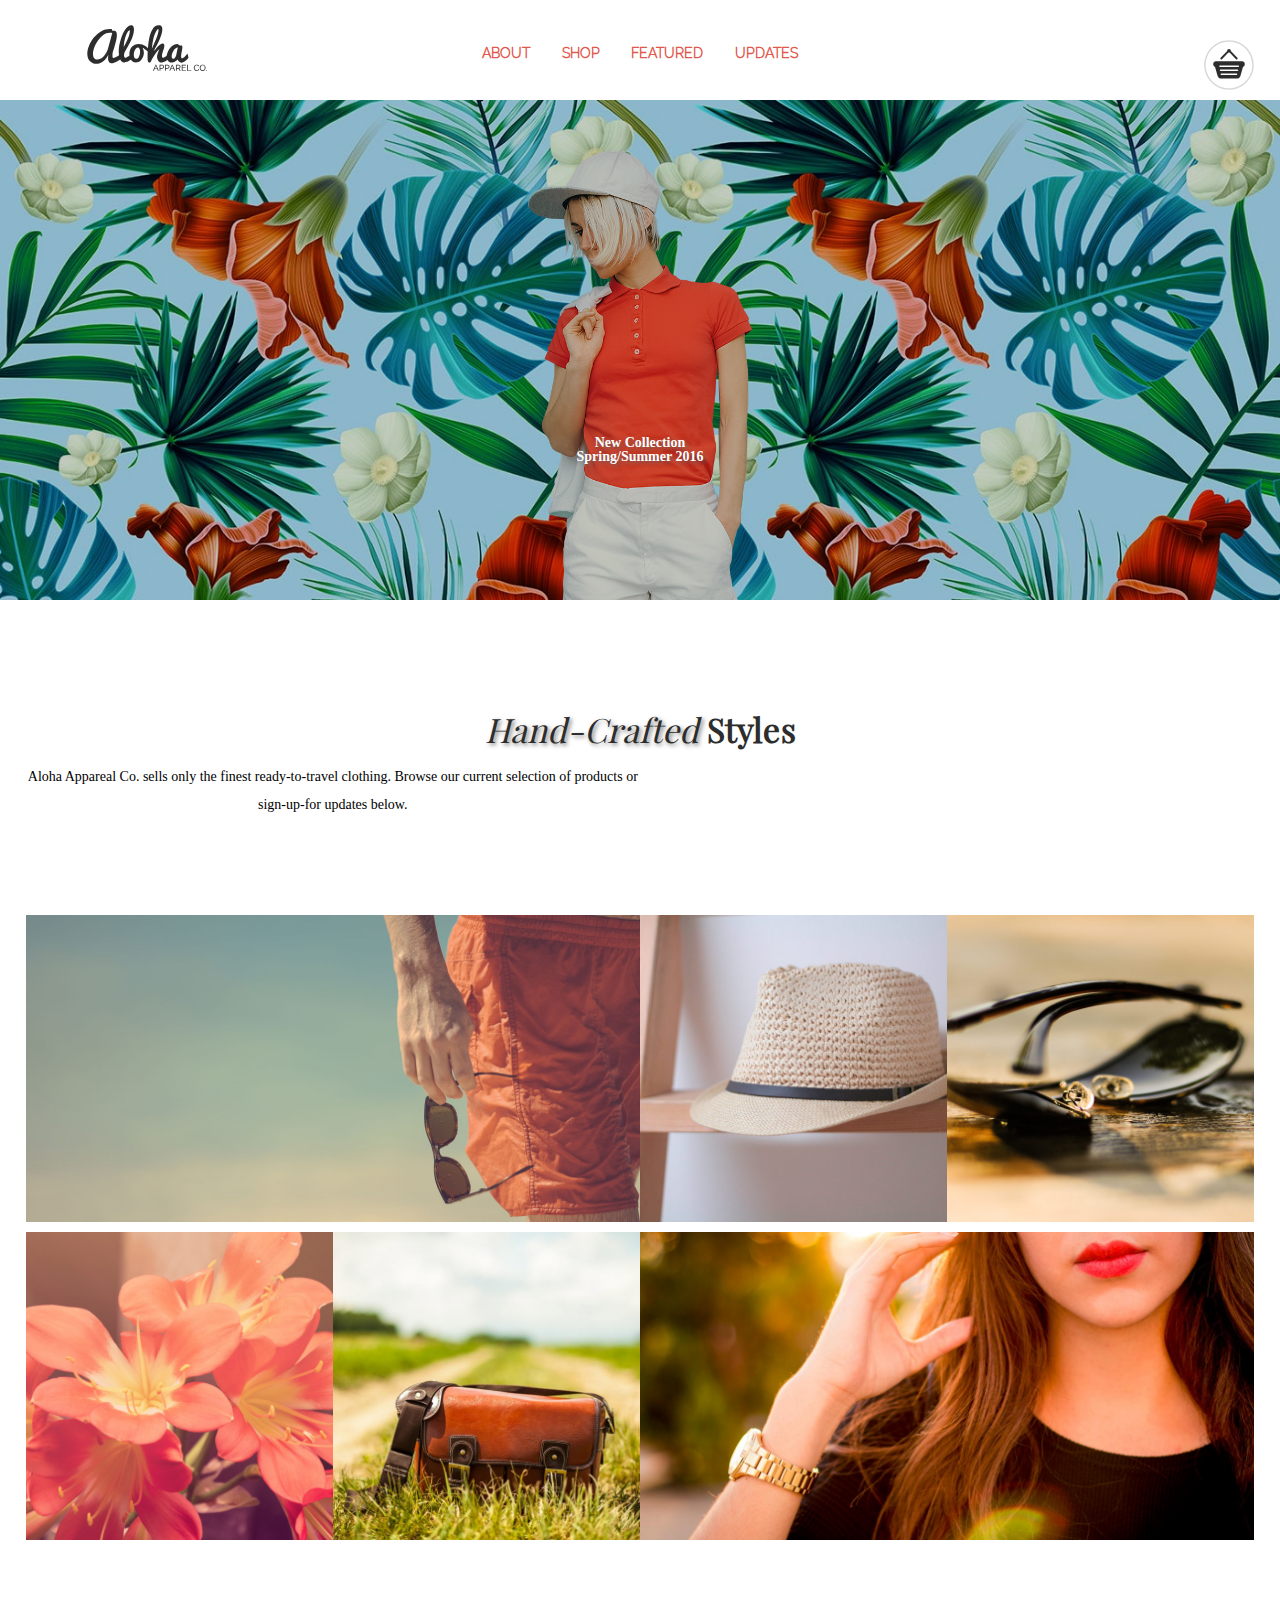
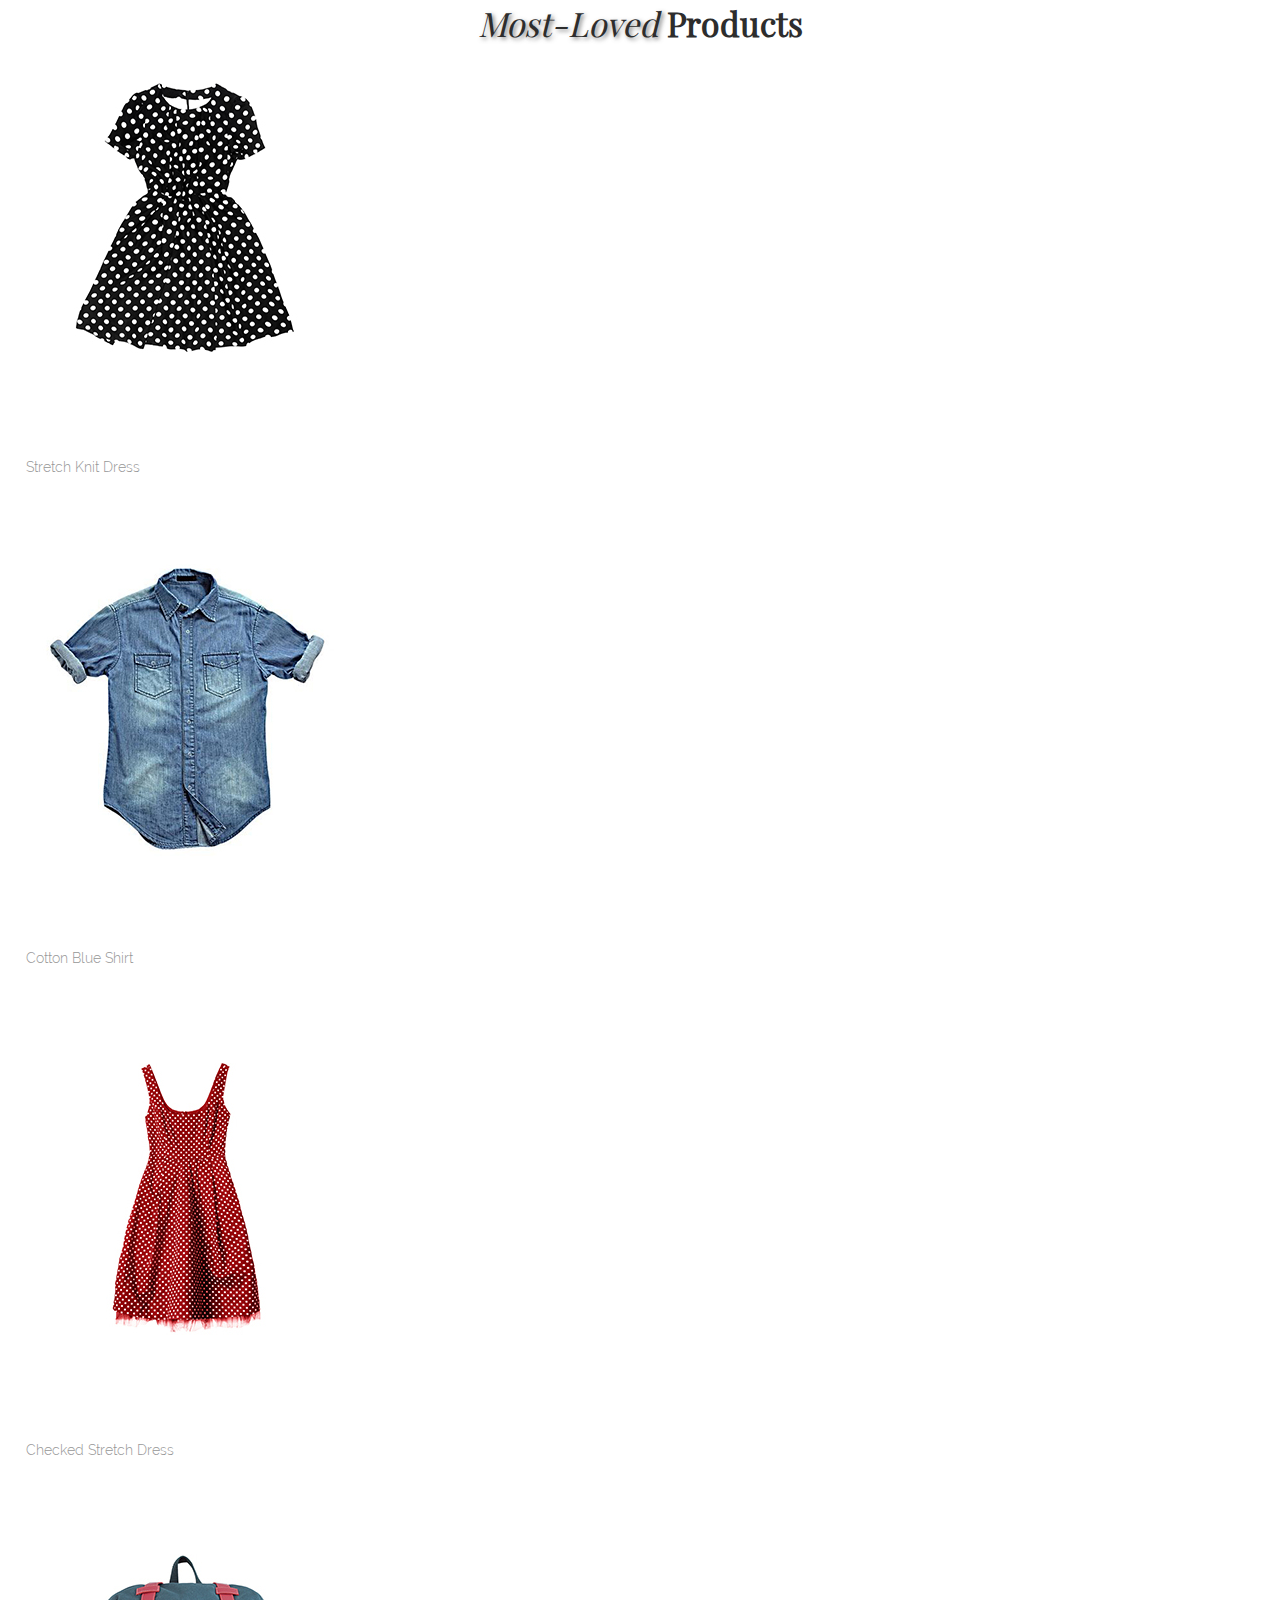
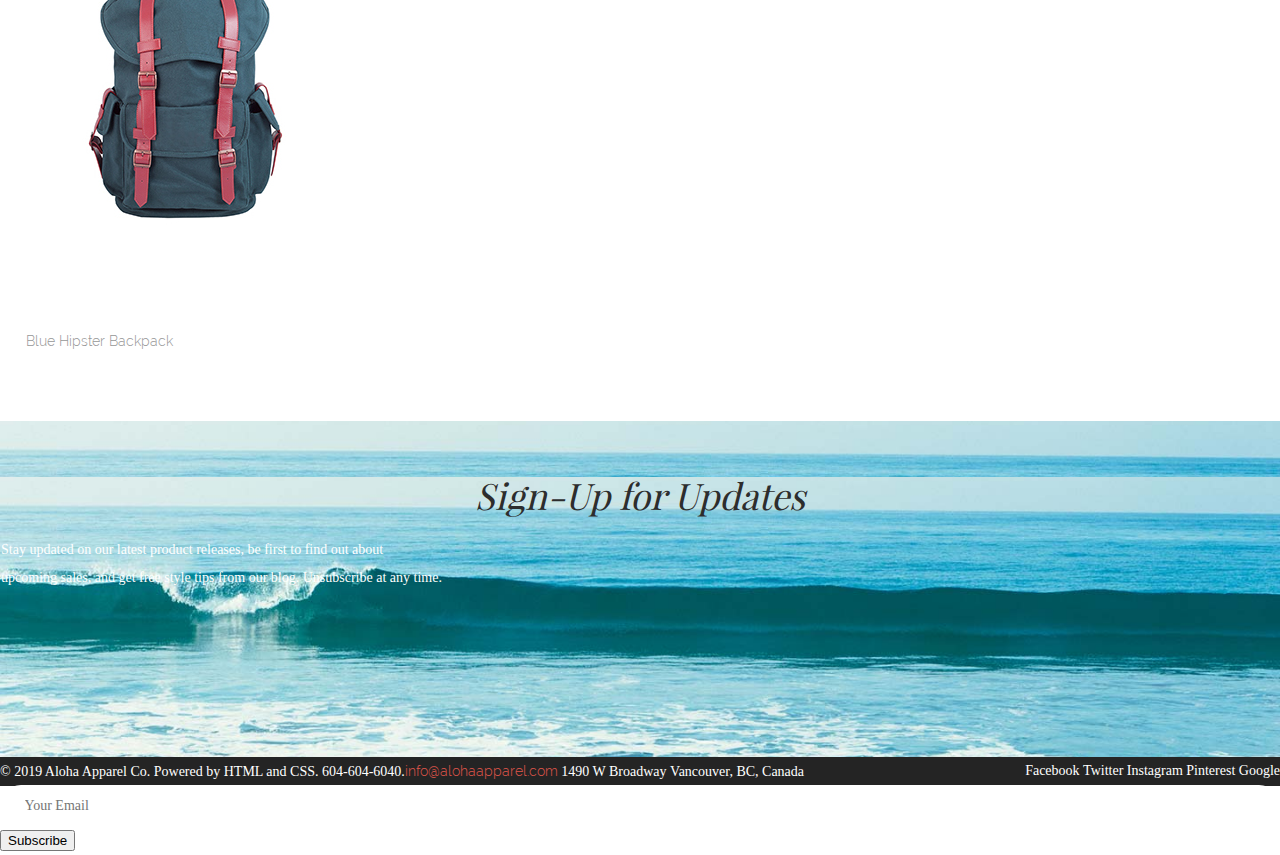
<file: Index copy.html>
<!DOCTYPE html>
<html>
<head>
      <link href="https://fonts.googleapis.com/css?family=Thasadith" rel="stylesheet">
      <link rel="stylesheet" href="https://use.fontawesome.com/releases/v5.6.3/css/all.css" integrity="sha384-UHRtZLI+pbxtHCWp1t77Bi1L4ZtiqrqD80Kn4Z8NTSRyMA2Fd33n5dQ8lWUE00s/" crossorigin="anonymous">
<meta charset="utf-8">
<link rel="stylesheet" href="style.css">
        
</head> 
<body>

<header class="site-header container">
         <div class="logo">
            <img src="images/aloha-logo.svg" alt="Aloha Appareal Co. logo" width="200" height="100"/>
         </div>
         
         <nav class="main-navigation">
               <ul>
                  <li><a href="#about">ABOUT</a></li>
                  <li><a href="#shop">SHOP</a></li>
                  <li><a href="#featured">FEATURED</a></li>
                  <li><a href="#updates">UPDATES</a></li>
               </ul>
         </nav>
         <div class="cart">
               <span class="screen-reader"></span>
               <img src="images/cart-icon.svg" class="cart" alt="Shopping cart" width="60" height="60" />
            </div>
   </header>

   <section class="banner container">
      <div style="padding-top:40px;">
         <article class="banner-text">
            <div class="banner-header2"> New Collection</div>
            <div class="banner-header1">Spring/Summer 2016</div>
         </article>
      </div>
   </section>

   <section>
      <div class="container center">
         <article class="center" style="padding-top: 40px;">
            <span class="header3"><i>Hand-Crafted</i></span><span class="header2"><b> Styles</b></span>
            <div class="styles" style="width: 50%">
               Aloha Appareal Co. sells only the finest ready-to-travel clothing. Browse our current selection of products or sign-up-for updates below.
            </div>
         </article>
      </div>
   </section>

   <section class="container" style="padding-top:40px">
   <table>
      <tr>
         <td class="table-ract"><img src="images/mens-category.jpg" style="width:100%"/></td>
         <td class="table-square"><img src="images/trends-category.jpg" style="width: 100%"/></td>
         <td class="table-square"><img src="images/glasses-category.jpg" style="width: 100%"/></td>
      </tr>
   </table>
   <table>
      <tr>
         <td class="table-square"><img src="images/sale-category.jpg" style="width: 100%"/></td>
         <td class="table-square"><img src="images/bags-category.jpg" style="width: 100%"/></td>
         <td class="table-ract"><img src="images/womens-category.jpg" style="width:100%"/></td>
      </tr>

   </table>
   </section>
   <section class="container">
         <div class="center">
            <article class="center" style="padding-top: 40px;">
               <span class="header3"><i>Most-Loved</i></span><span class="header2"><b> Products</b></span>
            </article>
         </div>


      <div class="product">
         <img src="images/stretch-knit-dress.jpg" alt=Stretch-knit-dress>
         <p>DRESSES </p>
         <h4>Stretch Knit Dress</h4>
         <p>$129.00</p>
      </div>

      <div class="product">
         <img src="images/cotton-blue-shirt.jpg" alt=cotton-blue-shirt>
         <p>SHIRTS</p>
         <h4>Cotton Blue Shirt</h4>
         <p>$69.00</p>
      </div>

      <div class="product">
         <img src="images/checked-stretch-dress.jpg" alt=checked-stretch-dress>
         <p>DRESSES</p>
         <h4>Checked Stretch Dress</h4>
         <p>$69.00</p>
      </div>

      <div class="product">
         <img src="images/blue-hipster-backpack.jpg" alt=backpack>
         <p>BAGS</p>
         <h4>Blue Hipster Backpack</h4>
         <p>$69.00</p>
      </div>
   </section>

   <section class="newsletter">
      <article class="newsletter">
         <h2><em>Sign-Up for</em> <strong>Updates</strong></h2>
         <h6>Stay updated on our latest product releases, be first to find out about <br> upcoming sales, and get free
            style
            tips from our blog. Unsubscribe at any time.</h6>
         <form class="sign-up-form">
      </article>
      <label>
         <input type="email" placeholder="Your Email"/>
      </label>
      <button type="submit">Subscribe</button>
      </form>
   </section>
   <br>
   <footer>
         

      <div>
         <ul>
         <li>&copy; 2019 Aloha Apparel Co.</li>
         
         <li>Powered by HTML and CSS.</li>
         
         <li>604-604-6040.<a href=“mailto:info@alohaapparel.com”>info@alohaapparel.com</a></li>
         
         <li>1490 W Broadway</li>
         
         <li>Vancouver, BC, Canada</li>
      </div>
      <div>
         <li><i class="fab fa-facebook-square"></i>Facebook</li>
         
         <li><i class="fab fa-twitter"></i>Twitter</li>
         
         <li><i class="fab fa-instagram"></i>Instagram</li>
         
         <li><i class="fab fa-pinterest-square"></i>Pinterest</li>
         
         <li><i class="fab fa-google-plus-g"></i>Google</li>
      </ul>
      </div>
   </footer>








   </body>

</html>
</file>
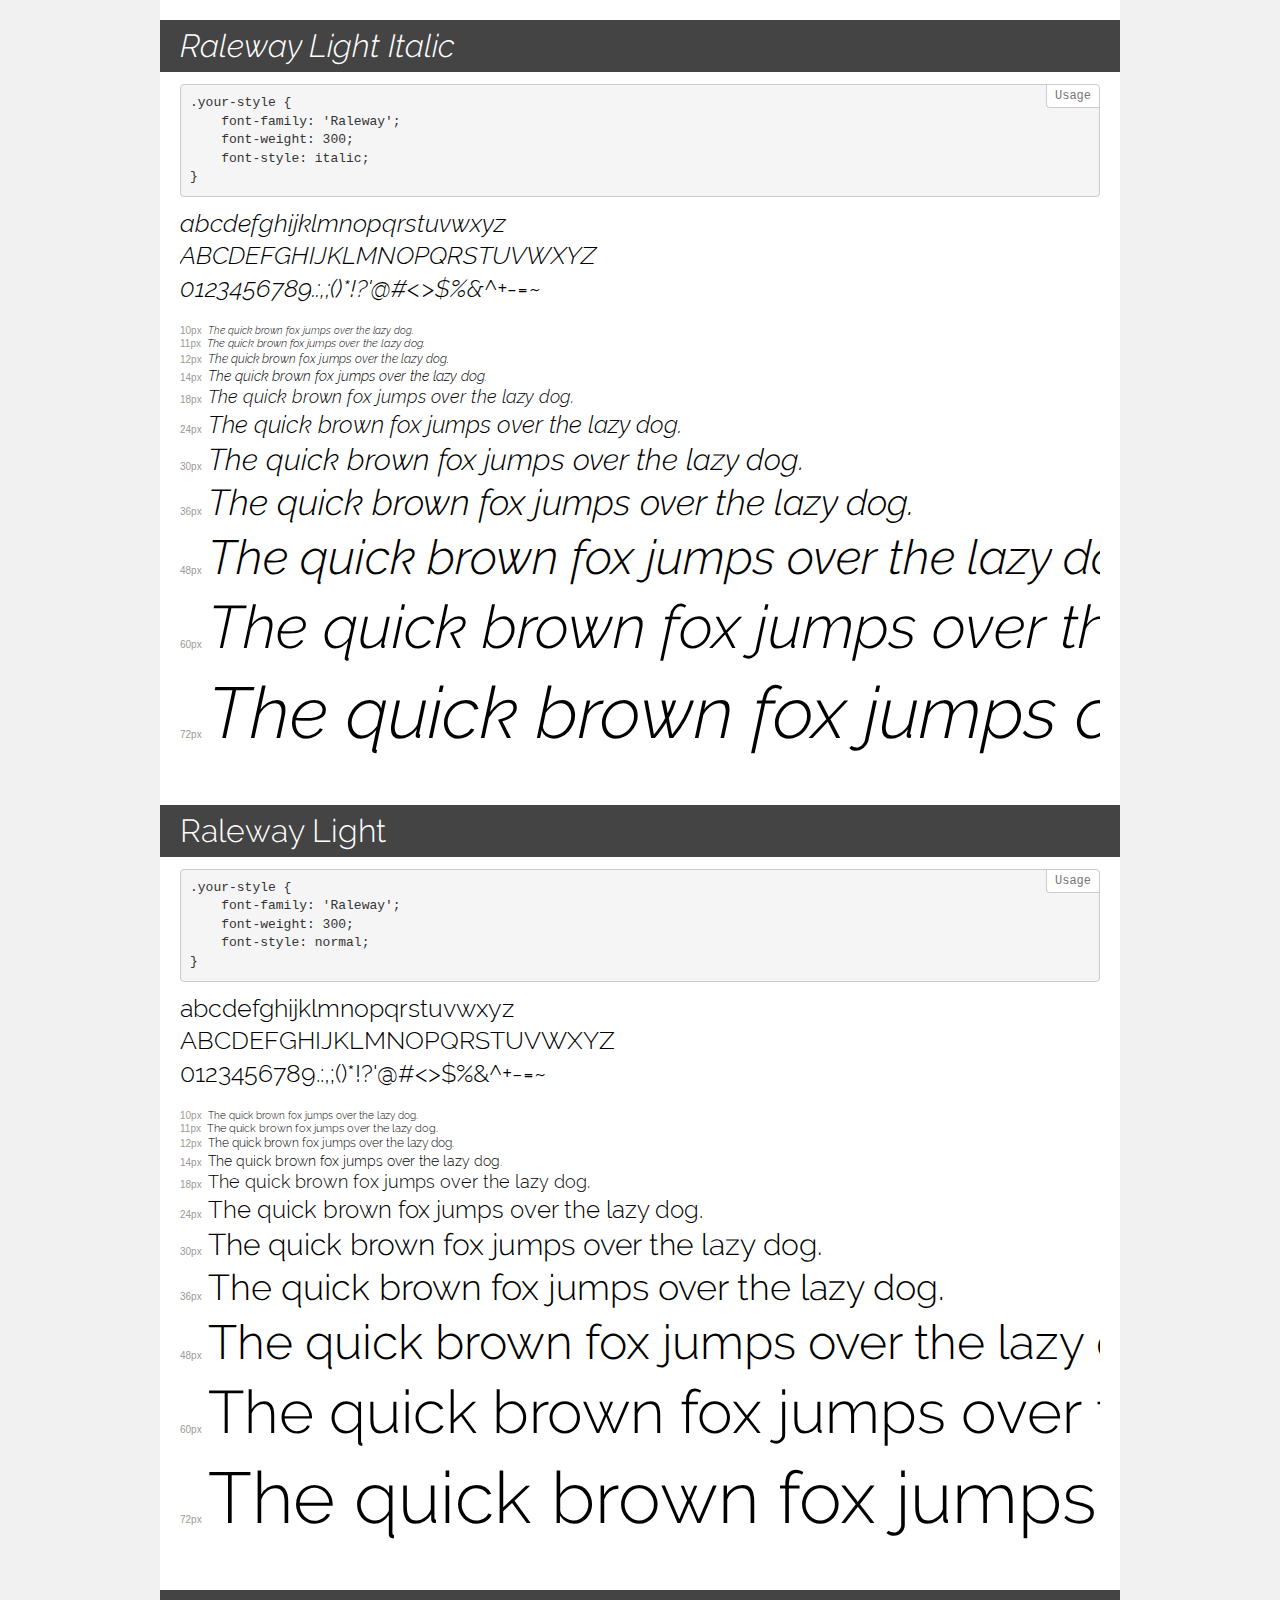
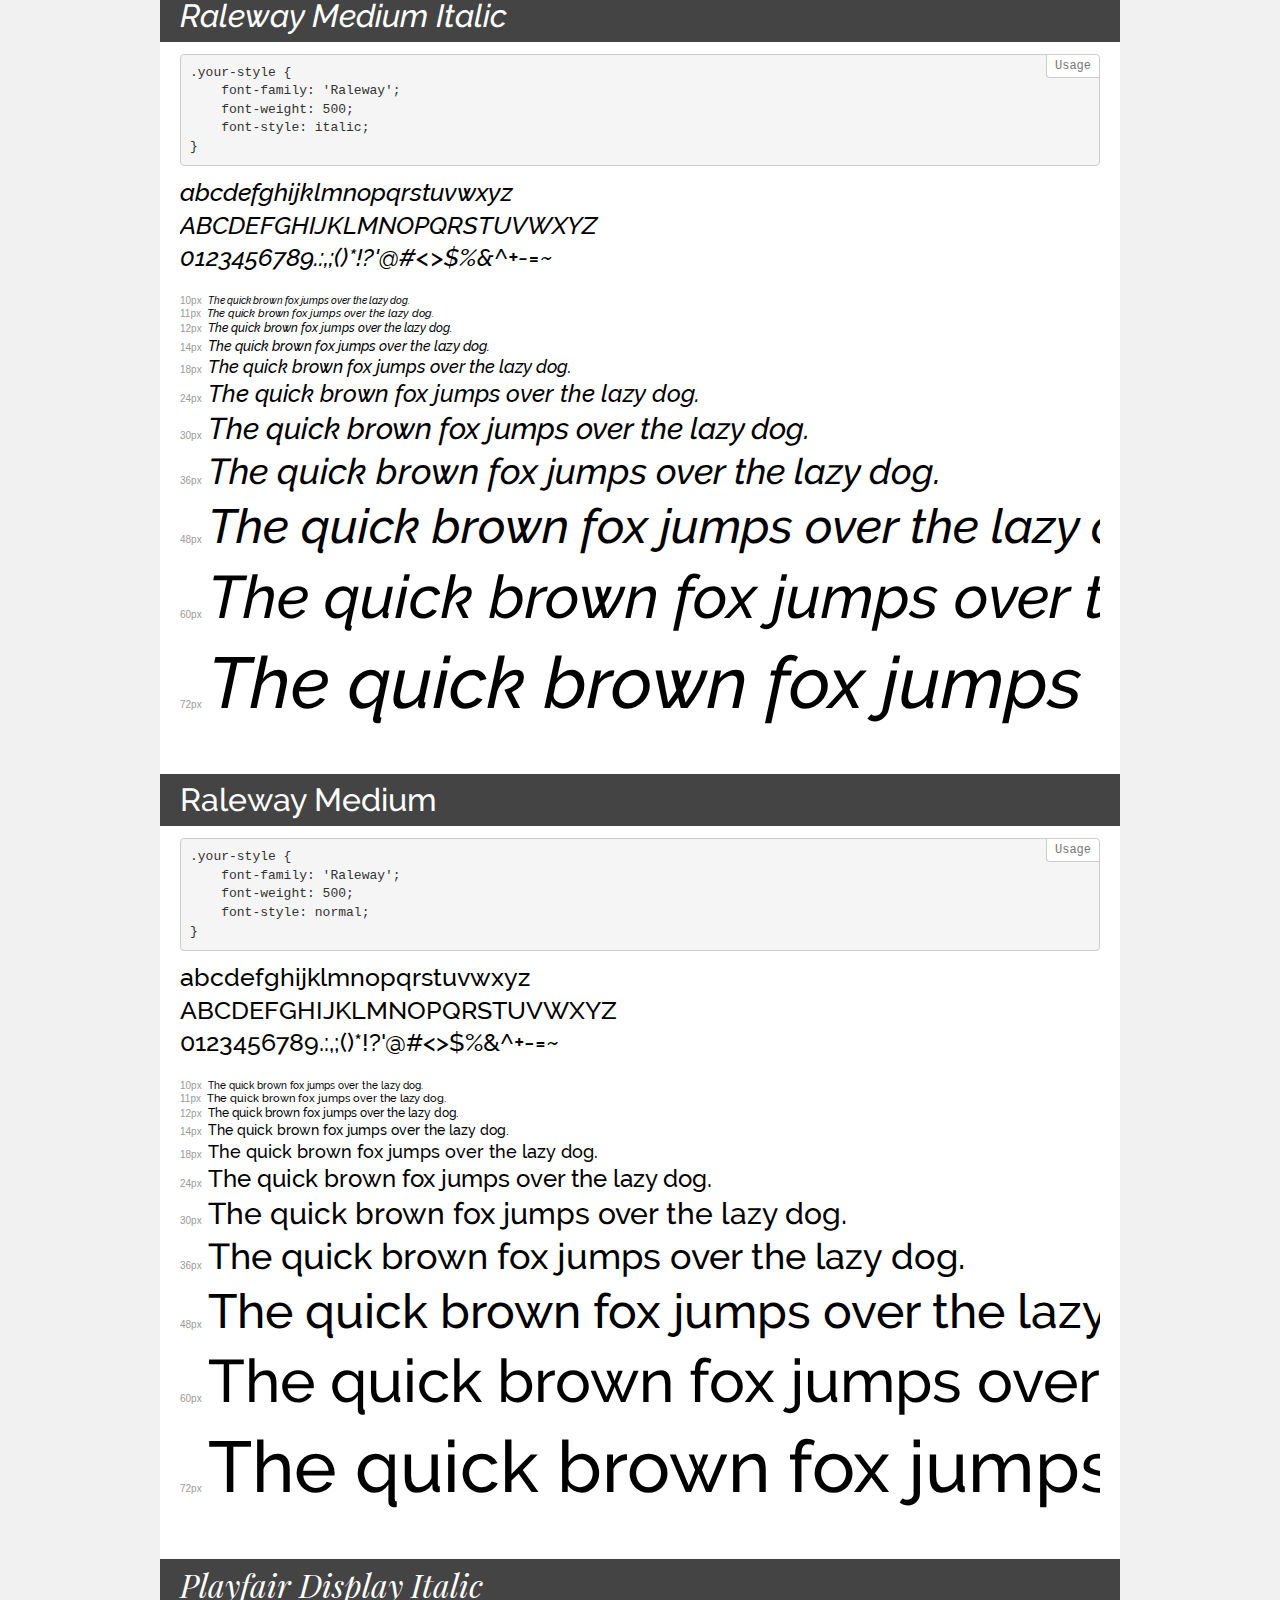
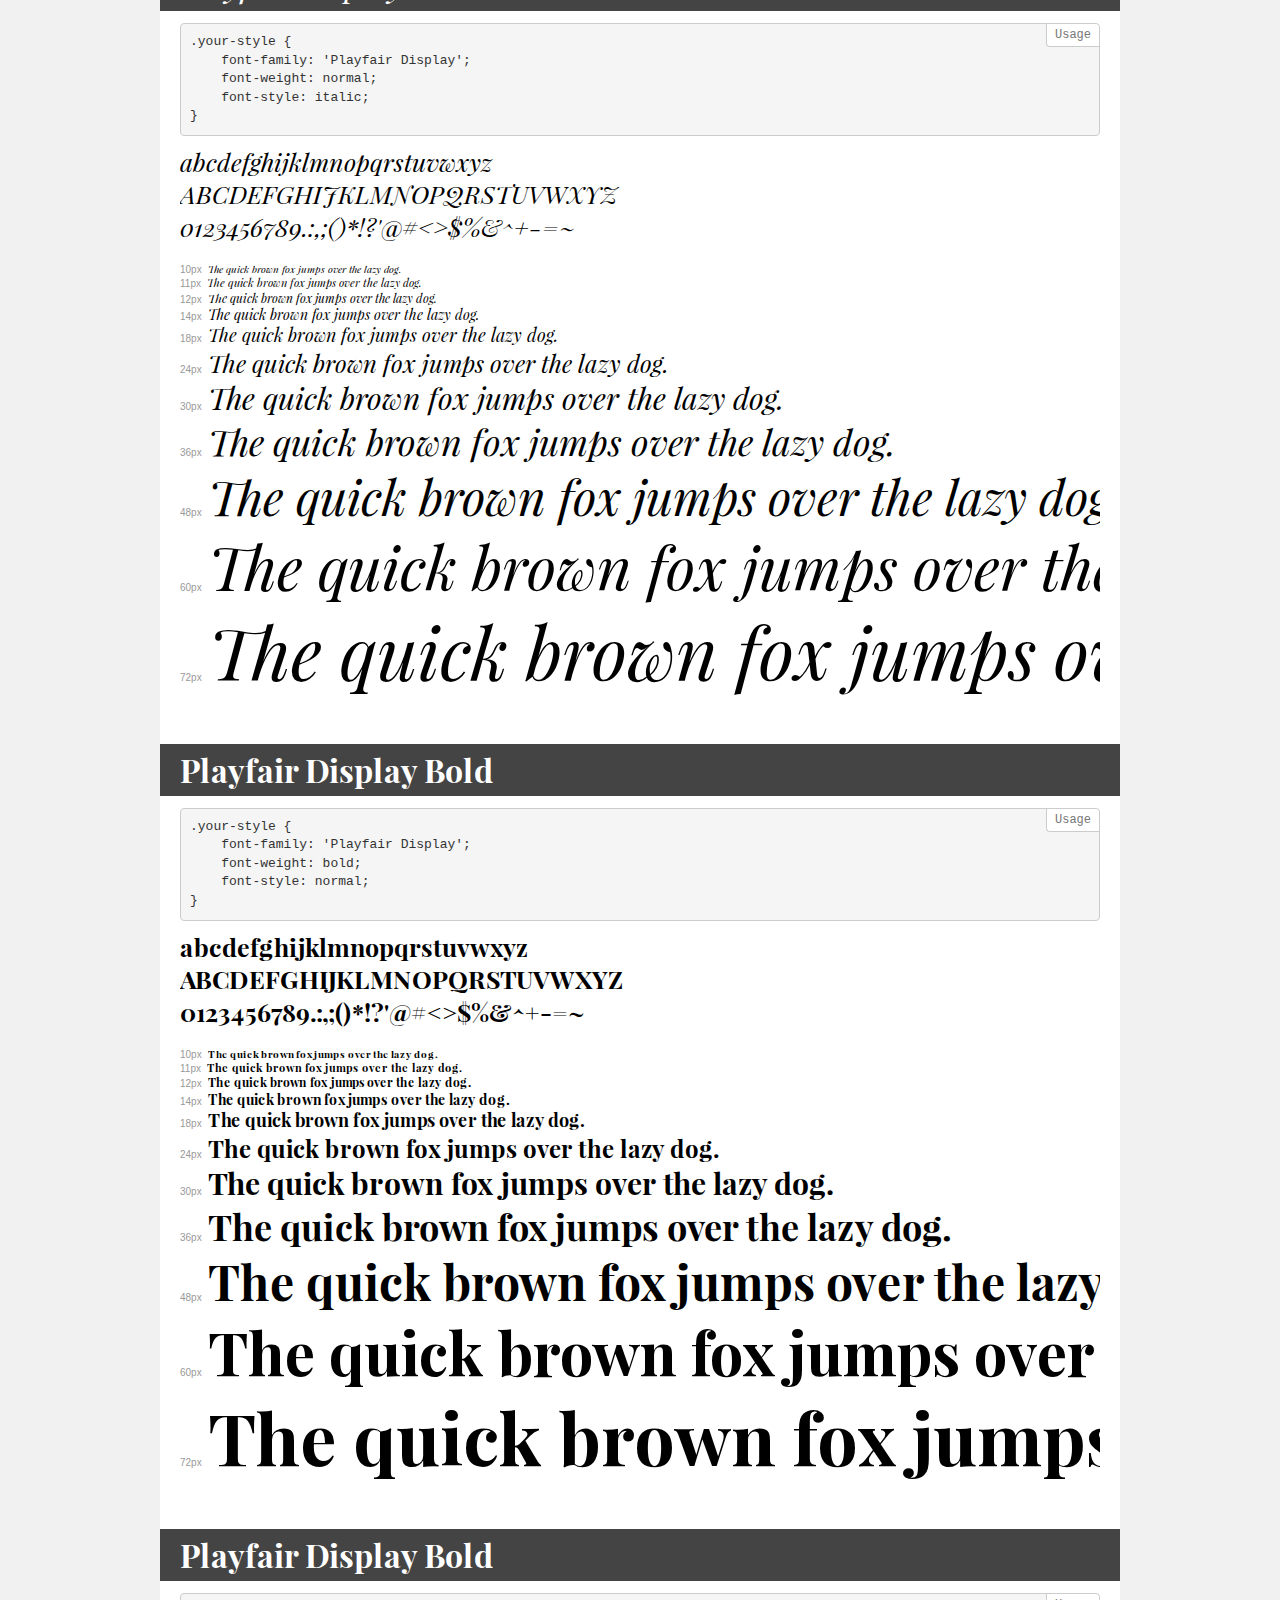
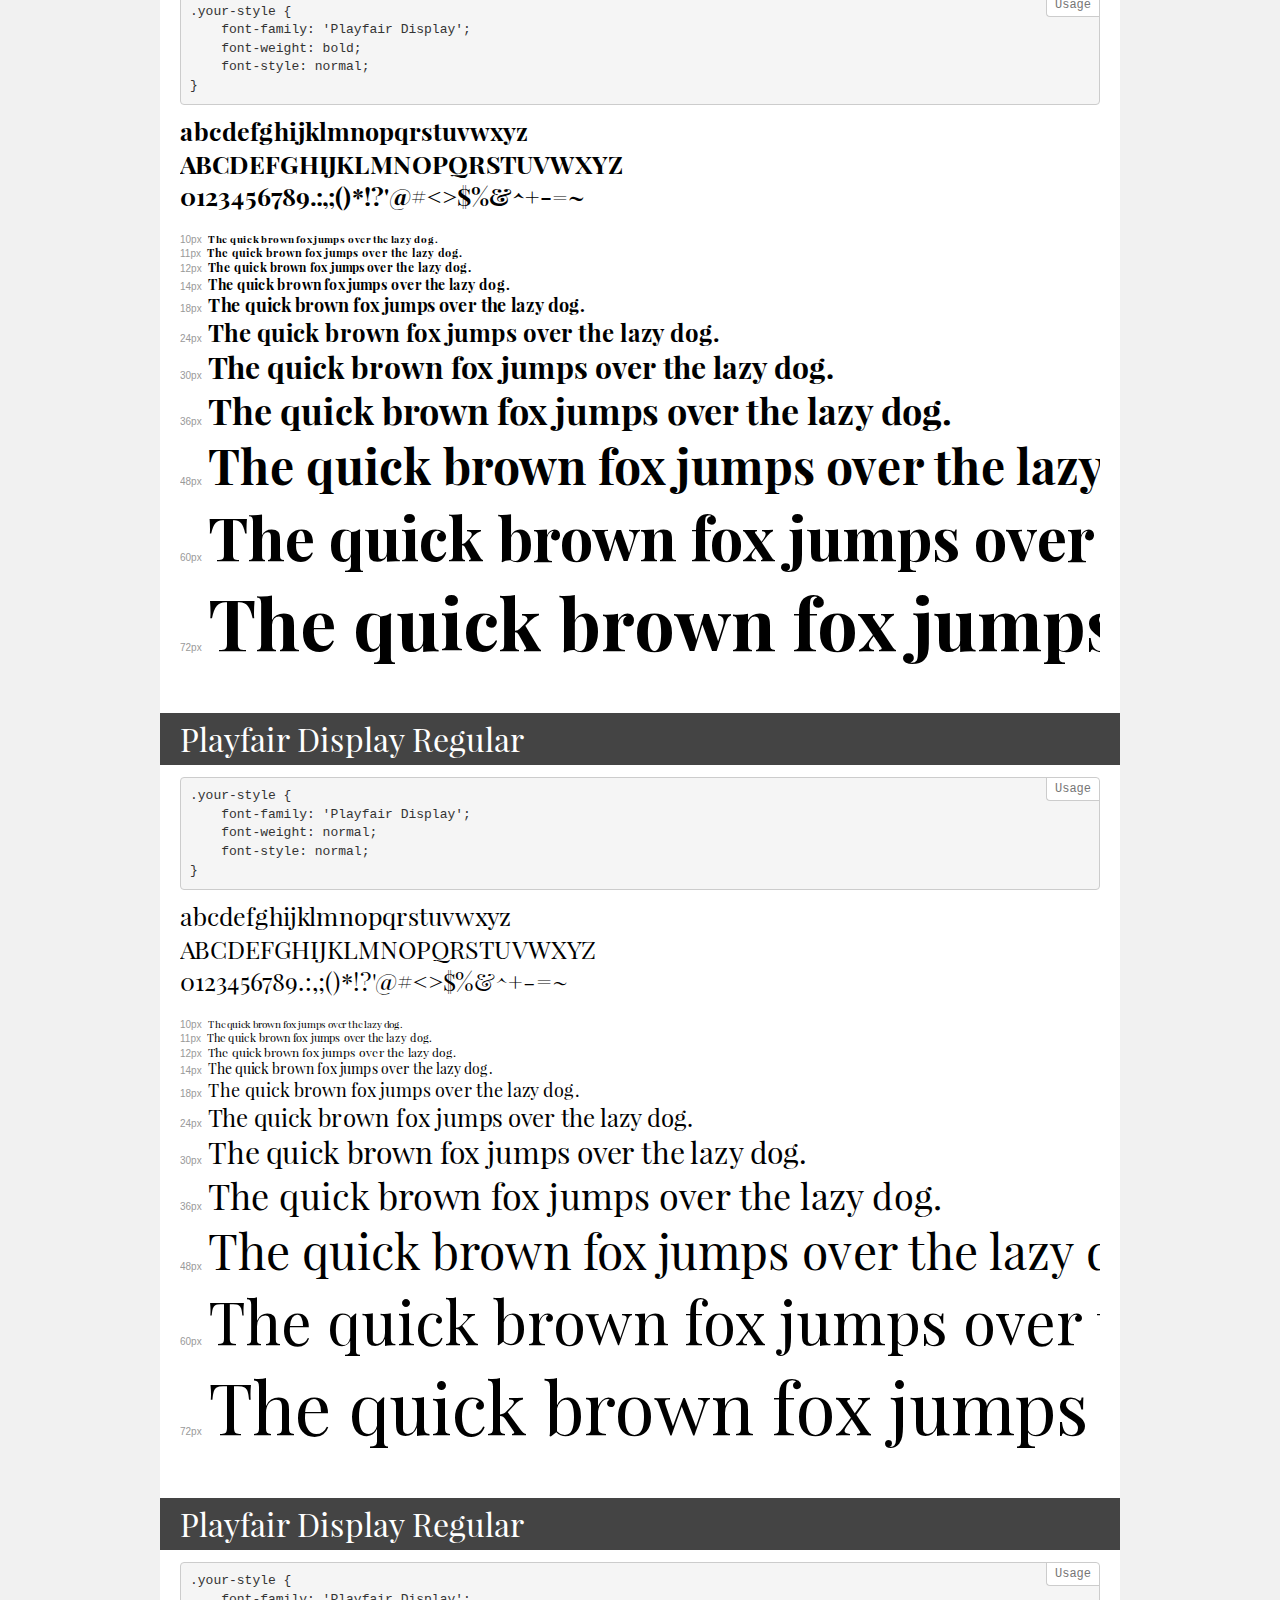
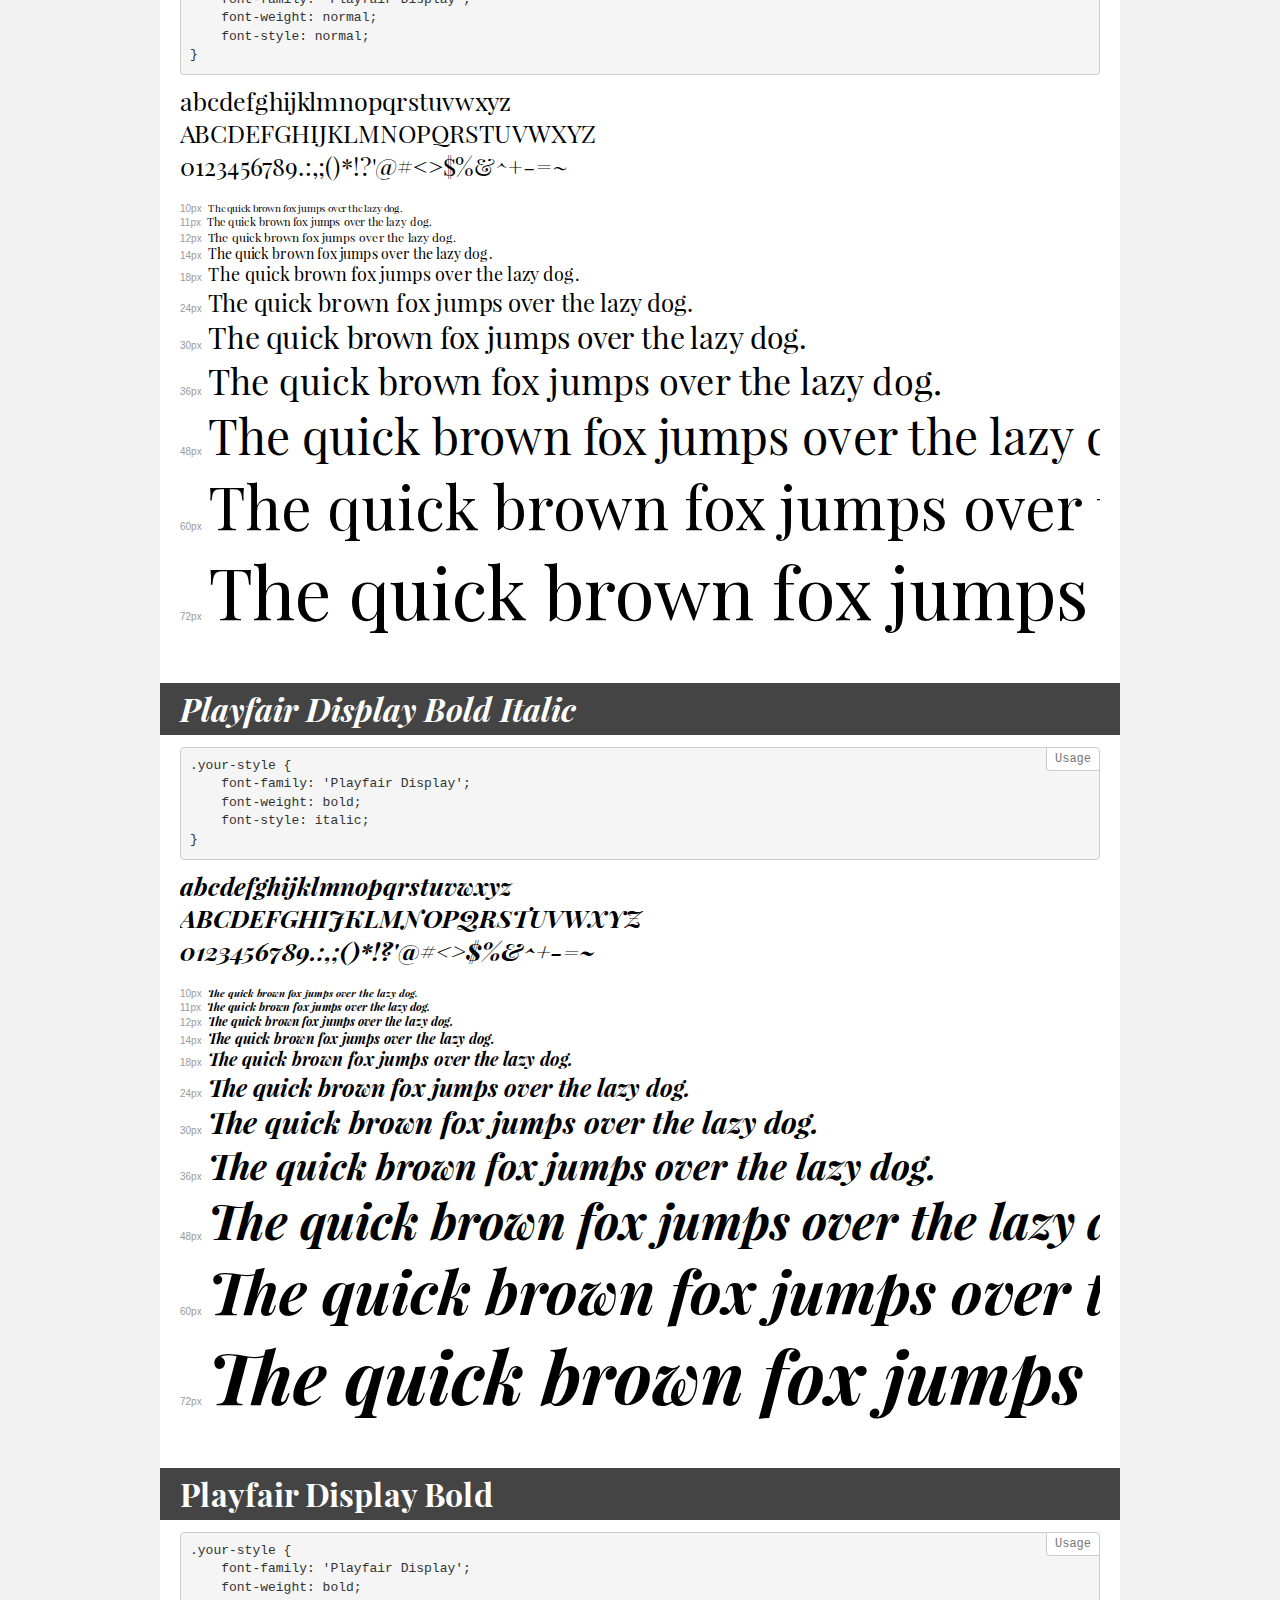
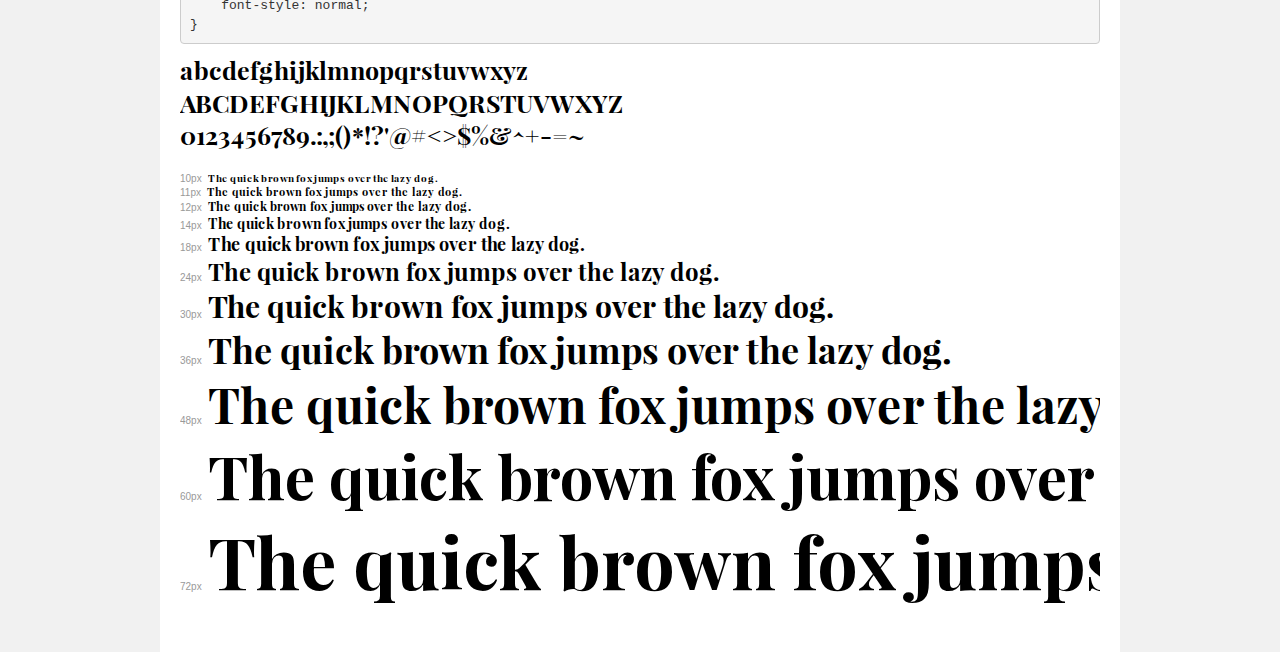
<file: fonts/demo.html>
<!DOCTYPE html>
<html>
<head>
    <meta charset="utf-8">
    <meta http-equiv="X-UA-Compatible" content="IE=edge">
    <meta name="viewport" content="width=device-width, initial-scale=1">
    <meta name="robots" content="noindex, noarchive">
    <meta name="format-detection" content="telephone=no">
    <title>Transfonter demo</title>
    <link href="stylesheet.css" rel="stylesheet">
    <style>
        /*
        http://meyerweb.com/eric/tools/css/reset/
        v2.0 | 20110126
        License: none (public domain)
        */
        html, body, div, span, applet, object, iframe,
        h1, h2, h3, h4, h5, h6, p, blockquote, pre,
        a, abbr, acronym, address, big, cite, code,
        del, dfn, em, img, ins, kbd, q, s, samp,
        small, strike, strong, sub, sup, tt, var,
        b, u, i, center,
        dl, dt, dd, ol, ul, li,
        fieldset, form, label, legend,
        table, caption, tbody, tfoot, thead, tr, th, td,
        article, aside, canvas, details, embed,
        figure, figcaption, footer, header, hgroup,
        menu, nav, output, ruby, section, summary,
        time, mark, audio, video {
            margin: 0;
            padding: 0;
            border: 0;
            font-size: 100%;
            font: inherit;
            vertical-align: baseline;
        }
        /* HTML5 display-role reset for older browsers */
        article, aside, details, figcaption, figure,
        footer, header, hgroup, menu, nav, section {
            display: block;
        }
        body {
            line-height: 1;
        }
        ol, ul {
            list-style: none;
        }
        blockquote, q {
            quotes: none;
        }
        blockquote:before, blockquote:after,
        q:before, q:after {
            content: '';
            content: none;
        }
        table {
            border-collapse: collapse;
            border-spacing: 0;
        }
        /* common styles */
        body {
            background: #f1f1f1;
            color: #000;
        }
        .page {
            background: #fff;
            width: 920px;
            margin: 0 auto;
            padding: 20px 20px 0 20px;
            overflow: hidden;
        }
        .font-container {
            overflow-x: auto;
            overflow-y: hidden;
            margin-bottom: 40px;
            line-height: 1.3;
            white-space: nowrap;
            padding-bottom: 5px;
        }
        h1 {
            position: relative;
            background: #444;
            font-size: 32px;
            color: #fff;
            padding: 10px 20px;
            margin: 0 -20px 12px -20px;
        }
        .letters {
            font-size: 25px;
            margin-bottom: 20px;
        }
        .s10:before {
            content: '10px';
        }
        .s11:before {
            content: '11px';
        }
        .s12:before {
            content: '12px';
        }
        .s14:before {
            content: '14px';
        }
        .s18:before {
            content: '18px';
        }
        .s24:before {
            content: '24px';
        }
        .s30:before {
            content: '30px';
        }
        .s36:before {
            content: '36px';
        }
        .s48:before {
            content: '48px';
        }
        .s60:before {
            content: '60px';
        }
        .s72:before {
            content: '72px';
        }
        .s10:before, .s11:before, .s12:before, .s14:before,
        .s18:before, .s24:before, .s30:before, .s36:before,
        .s48:before, .s60:before, .s72:before {
            font-family: Arial, sans-serif;
            font-size: 10px;
            font-weight: normal;
            font-style: normal;
            color: #999;
            padding-right: 6px;
        }
        pre {
            display: block;
            position: relative;
            padding: 9px;
            margin: 0 0 10px;
            font-family: Monaco, Menlo, Consolas, "Courier New", monospace !important;
            font-size: 13px;
            line-height: 1.428571429;
            color: #333;
            font-weight: normal !important;
            font-style: normal !important;
            background-color: #f5f5f5;
            border: 1px solid #ccc;
            overflow-x: auto;
            border-radius: 4px;
        }
        pre:after {
            display: block;
            position: absolute;
            right: 0;
            top: 0;
            content: 'Usage';
            line-height: 1;
            padding: 5px 8px;
            font-size: 12px;
            color: #767676;
            background-color: #fff;
            border: 1px solid #ccc;
            border-right: none;
            border-top: none;
            border-radius: 0 4px 0 4px;
            z-index: 10;
        }
        /* responsive */
        @media (max-width: 959px) {
            .page {
                width: auto;
                margin: 0;
            }
        }
    </style>
</head>
<body>
<div class="page">
    <div class="demo" style="font-family: 'Raleway'; font-weight: 300; font-style: italic;">
        <h1>Raleway Light Italic</h1>
        <pre>.your-style {
    font-family: 'Raleway';
    font-weight: 300;
    font-style: italic;
}</pre>
        <div class="font-container">
            <p class="letters">
                abcdefghijklmnopqrstuvwxyz<br>
ABCDEFGHIJKLMNOPQRSTUVWXYZ<br>
                0123456789.:,;()*!?'@#<>$%&^+-=~
            </p>
            <p class="s10" style="font-size: 10px;">The quick brown fox jumps over the lazy dog.</p>
            <p class="s11" style="font-size: 11px;">The quick brown fox jumps over the lazy dog.</p>
            <p class="s12" style="font-size: 12px;">The quick brown fox jumps over the lazy dog.</p>
            <p class="s14" style="font-size: 14px;">The quick brown fox jumps over the lazy dog.</p>
            <p class="s18" style="font-size: 18px;">The quick brown fox jumps over the lazy dog.</p>
            <p class="s24" style="font-size: 24px;">The quick brown fox jumps over the lazy dog.</p>
            <p class="s30" style="font-size: 30px;">The quick brown fox jumps over the lazy dog.</p>
            <p class="s36" style="font-size: 36px;">The quick brown fox jumps over the lazy dog.</p>
            <p class="s48" style="font-size: 48px;">The quick brown fox jumps over the lazy dog.</p>
            <p class="s60" style="font-size: 60px;">The quick brown fox jumps over the lazy dog.</p>
            <p class="s72" style="font-size: 72px;">The quick brown fox jumps over the lazy dog.</p>
        </div>
    </div>
    <div class="demo" style="font-family: 'Raleway'; font-weight: 300; font-style: normal;">
        <h1>Raleway Light</h1>
        <pre>.your-style {
    font-family: 'Raleway';
    font-weight: 300;
    font-style: normal;
}</pre>
        <div class="font-container">
            <p class="letters">
                abcdefghijklmnopqrstuvwxyz<br>
ABCDEFGHIJKLMNOPQRSTUVWXYZ<br>
                0123456789.:,;()*!?'@#<>$%&^+-=~
            </p>
            <p class="s10" style="font-size: 10px;">The quick brown fox jumps over the lazy dog.</p>
            <p class="s11" style="font-size: 11px;">The quick brown fox jumps over the lazy dog.</p>
            <p class="s12" style="font-size: 12px;">The quick brown fox jumps over the lazy dog.</p>
            <p class="s14" style="font-size: 14px;">The quick brown fox jumps over the lazy dog.</p>
            <p class="s18" style="font-size: 18px;">The quick brown fox jumps over the lazy dog.</p>
            <p class="s24" style="font-size: 24px;">The quick brown fox jumps over the lazy dog.</p>
            <p class="s30" style="font-size: 30px;">The quick brown fox jumps over the lazy dog.</p>
            <p class="s36" style="font-size: 36px;">The quick brown fox jumps over the lazy dog.</p>
            <p class="s48" style="font-size: 48px;">The quick brown fox jumps over the lazy dog.</p>
            <p class="s60" style="font-size: 60px;">The quick brown fox jumps over the lazy dog.</p>
            <p class="s72" style="font-size: 72px;">The quick brown fox jumps over the lazy dog.</p>
        </div>
    </div>
    <div class="demo" style="font-family: 'Raleway'; font-weight: 500; font-style: italic;">
        <h1>Raleway Medium Italic</h1>
        <pre>.your-style {
    font-family: 'Raleway';
    font-weight: 500;
    font-style: italic;
}</pre>
        <div class="font-container">
            <p class="letters">
                abcdefghijklmnopqrstuvwxyz<br>
ABCDEFGHIJKLMNOPQRSTUVWXYZ<br>
                0123456789.:,;()*!?'@#<>$%&^+-=~
            </p>
            <p class="s10" style="font-size: 10px;">The quick brown fox jumps over the lazy dog.</p>
            <p class="s11" style="font-size: 11px;">The quick brown fox jumps over the lazy dog.</p>
            <p class="s12" style="font-size: 12px;">The quick brown fox jumps over the lazy dog.</p>
            <p class="s14" style="font-size: 14px;">The quick brown fox jumps over the lazy dog.</p>
            <p class="s18" style="font-size: 18px;">The quick brown fox jumps over the lazy dog.</p>
            <p class="s24" style="font-size: 24px;">The quick brown fox jumps over the lazy dog.</p>
            <p class="s30" style="font-size: 30px;">The quick brown fox jumps over the lazy dog.</p>
            <p class="s36" style="font-size: 36px;">The quick brown fox jumps over the lazy dog.</p>
            <p class="s48" style="font-size: 48px;">The quick brown fox jumps over the lazy dog.</p>
            <p class="s60" style="font-size: 60px;">The quick brown fox jumps over the lazy dog.</p>
            <p class="s72" style="font-size: 72px;">The quick brown fox jumps over the lazy dog.</p>
        </div>
    </div>
    <div class="demo" style="font-family: 'Raleway'; font-weight: 500; font-style: normal;">
        <h1>Raleway Medium</h1>
        <pre>.your-style {
    font-family: 'Raleway';
    font-weight: 500;
    font-style: normal;
}</pre>
        <div class="font-container">
            <p class="letters">
                abcdefghijklmnopqrstuvwxyz<br>
ABCDEFGHIJKLMNOPQRSTUVWXYZ<br>
                0123456789.:,;()*!?'@#<>$%&^+-=~
            </p>
            <p class="s10" style="font-size: 10px;">The quick brown fox jumps over the lazy dog.</p>
            <p class="s11" style="font-size: 11px;">The quick brown fox jumps over the lazy dog.</p>
            <p class="s12" style="font-size: 12px;">The quick brown fox jumps over the lazy dog.</p>
            <p class="s14" style="font-size: 14px;">The quick brown fox jumps over the lazy dog.</p>
            <p class="s18" style="font-size: 18px;">The quick brown fox jumps over the lazy dog.</p>
            <p class="s24" style="font-size: 24px;">The quick brown fox jumps over the lazy dog.</p>
            <p class="s30" style="font-size: 30px;">The quick brown fox jumps over the lazy dog.</p>
            <p class="s36" style="font-size: 36px;">The quick brown fox jumps over the lazy dog.</p>
            <p class="s48" style="font-size: 48px;">The quick brown fox jumps over the lazy dog.</p>
            <p class="s60" style="font-size: 60px;">The quick brown fox jumps over the lazy dog.</p>
            <p class="s72" style="font-size: 72px;">The quick brown fox jumps over the lazy dog.</p>
        </div>
    </div>
    <div class="demo" style="font-family: 'Playfair Display'; font-weight: normal; font-style: italic;">
        <h1>Playfair Display Italic</h1>
        <pre>.your-style {
    font-family: 'Playfair Display';
    font-weight: normal;
    font-style: italic;
}</pre>
        <div class="font-container">
            <p class="letters">
                abcdefghijklmnopqrstuvwxyz<br>
ABCDEFGHIJKLMNOPQRSTUVWXYZ<br>
                0123456789.:,;()*!?'@#<>$%&^+-=~
            </p>
            <p class="s10" style="font-size: 10px;">The quick brown fox jumps over the lazy dog.</p>
            <p class="s11" style="font-size: 11px;">The quick brown fox jumps over the lazy dog.</p>
            <p class="s12" style="font-size: 12px;">The quick brown fox jumps over the lazy dog.</p>
            <p class="s14" style="font-size: 14px;">The quick brown fox jumps over the lazy dog.</p>
            <p class="s18" style="font-size: 18px;">The quick brown fox jumps over the lazy dog.</p>
            <p class="s24" style="font-size: 24px;">The quick brown fox jumps over the lazy dog.</p>
            <p class="s30" style="font-size: 30px;">The quick brown fox jumps over the lazy dog.</p>
            <p class="s36" style="font-size: 36px;">The quick brown fox jumps over the lazy dog.</p>
            <p class="s48" style="font-size: 48px;">The quick brown fox jumps over the lazy dog.</p>
            <p class="s60" style="font-size: 60px;">The quick brown fox jumps over the lazy dog.</p>
            <p class="s72" style="font-size: 72px;">The quick brown fox jumps over the lazy dog.</p>
        </div>
    </div>
    <div class="demo" style="font-family: 'Playfair Display'; font-weight: bold; font-style: normal;">
        <h1>Playfair Display Bold</h1>
        <pre>.your-style {
    font-family: 'Playfair Display';
    font-weight: bold;
    font-style: normal;
}</pre>
        <div class="font-container">
            <p class="letters">
                abcdefghijklmnopqrstuvwxyz<br>
ABCDEFGHIJKLMNOPQRSTUVWXYZ<br>
                0123456789.:,;()*!?'@#<>$%&^+-=~
            </p>
            <p class="s10" style="font-size: 10px;">The quick brown fox jumps over the lazy dog.</p>
            <p class="s11" style="font-size: 11px;">The quick brown fox jumps over the lazy dog.</p>
            <p class="s12" style="font-size: 12px;">The quick brown fox jumps over the lazy dog.</p>
            <p class="s14" style="font-size: 14px;">The quick brown fox jumps over the lazy dog.</p>
            <p class="s18" style="font-size: 18px;">The quick brown fox jumps over the lazy dog.</p>
            <p class="s24" style="font-size: 24px;">The quick brown fox jumps over the lazy dog.</p>
            <p class="s30" style="font-size: 30px;">The quick brown fox jumps over the lazy dog.</p>
            <p class="s36" style="font-size: 36px;">The quick brown fox jumps over the lazy dog.</p>
            <p class="s48" style="font-size: 48px;">The quick brown fox jumps over the lazy dog.</p>
            <p class="s60" style="font-size: 60px;">The quick brown fox jumps over the lazy dog.</p>
            <p class="s72" style="font-size: 72px;">The quick brown fox jumps over the lazy dog.</p>
        </div>
    </div>
    <div class="demo" style="font-family: 'Playfair Display'; font-weight: bold; font-style: normal;">
        <h1>Playfair Display Bold</h1>
        <pre>.your-style {
    font-family: 'Playfair Display';
    font-weight: bold;
    font-style: normal;
}</pre>
        <div class="font-container">
            <p class="letters">
                abcdefghijklmnopqrstuvwxyz<br>
ABCDEFGHIJKLMNOPQRSTUVWXYZ<br>
                0123456789.:,;()*!?'@#<>$%&^+-=~
            </p>
            <p class="s10" style="font-size: 10px;">The quick brown fox jumps over the lazy dog.</p>
            <p class="s11" style="font-size: 11px;">The quick brown fox jumps over the lazy dog.</p>
            <p class="s12" style="font-size: 12px;">The quick brown fox jumps over the lazy dog.</p>
            <p class="s14" style="font-size: 14px;">The quick brown fox jumps over the lazy dog.</p>
            <p class="s18" style="font-size: 18px;">The quick brown fox jumps over the lazy dog.</p>
            <p class="s24" style="font-size: 24px;">The quick brown fox jumps over the lazy dog.</p>
            <p class="s30" style="font-size: 30px;">The quick brown fox jumps over the lazy dog.</p>
            <p class="s36" style="font-size: 36px;">The quick brown fox jumps over the lazy dog.</p>
            <p class="s48" style="font-size: 48px;">The quick brown fox jumps over the lazy dog.</p>
            <p class="s60" style="font-size: 60px;">The quick brown fox jumps over the lazy dog.</p>
            <p class="s72" style="font-size: 72px;">The quick brown fox jumps over the lazy dog.</p>
        </div>
    </div>
    <div class="demo" style="font-family: 'Playfair Display'; font-weight: normal; font-style: normal;">
        <h1>Playfair Display Regular</h1>
        <pre>.your-style {
    font-family: 'Playfair Display';
    font-weight: normal;
    font-style: normal;
}</pre>
        <div class="font-container">
            <p class="letters">
                abcdefghijklmnopqrstuvwxyz<br>
ABCDEFGHIJKLMNOPQRSTUVWXYZ<br>
                0123456789.:,;()*!?'@#<>$%&^+-=~
            </p>
            <p class="s10" style="font-size: 10px;">The quick brown fox jumps over the lazy dog.</p>
            <p class="s11" style="font-size: 11px;">The quick brown fox jumps over the lazy dog.</p>
            <p class="s12" style="font-size: 12px;">The quick brown fox jumps over the lazy dog.</p>
            <p class="s14" style="font-size: 14px;">The quick brown fox jumps over the lazy dog.</p>
            <p class="s18" style="font-size: 18px;">The quick brown fox jumps over the lazy dog.</p>
            <p class="s24" style="font-size: 24px;">The quick brown fox jumps over the lazy dog.</p>
            <p class="s30" style="font-size: 30px;">The quick brown fox jumps over the lazy dog.</p>
            <p class="s36" style="font-size: 36px;">The quick brown fox jumps over the lazy dog.</p>
            <p class="s48" style="font-size: 48px;">The quick brown fox jumps over the lazy dog.</p>
            <p class="s60" style="font-size: 60px;">The quick brown fox jumps over the lazy dog.</p>
            <p class="s72" style="font-size: 72px;">The quick brown fox jumps over the lazy dog.</p>
        </div>
    </div>
    <div class="demo" style="font-family: 'Playfair Display'; font-weight: normal; font-style: normal;">
        <h1>Playfair Display Regular</h1>
        <pre>.your-style {
    font-family: 'Playfair Display';
    font-weight: normal;
    font-style: normal;
}</pre>
        <div class="font-container">
            <p class="letters">
                abcdefghijklmnopqrstuvwxyz<br>
ABCDEFGHIJKLMNOPQRSTUVWXYZ<br>
                0123456789.:,;()*!?'@#<>$%&^+-=~
            </p>
            <p class="s10" style="font-size: 10px;">The quick brown fox jumps over the lazy dog.</p>
            <p class="s11" style="font-size: 11px;">The quick brown fox jumps over the lazy dog.</p>
            <p class="s12" style="font-size: 12px;">The quick brown fox jumps over the lazy dog.</p>
            <p class="s14" style="font-size: 14px;">The quick brown fox jumps over the lazy dog.</p>
            <p class="s18" style="font-size: 18px;">The quick brown fox jumps over the lazy dog.</p>
            <p class="s24" style="font-size: 24px;">The quick brown fox jumps over the lazy dog.</p>
            <p class="s30" style="font-size: 30px;">The quick brown fox jumps over the lazy dog.</p>
            <p class="s36" style="font-size: 36px;">The quick brown fox jumps over the lazy dog.</p>
            <p class="s48" style="font-size: 48px;">The quick brown fox jumps over the lazy dog.</p>
            <p class="s60" style="font-size: 60px;">The quick brown fox jumps over the lazy dog.</p>
            <p class="s72" style="font-size: 72px;">The quick brown fox jumps over the lazy dog.</p>
        </div>
    </div>
    <div class="demo" style="font-family: 'Playfair Display'; font-weight: bold; font-style: italic;">
        <h1>Playfair Display Bold Italic</h1>
        <pre>.your-style {
    font-family: 'Playfair Display';
    font-weight: bold;
    font-style: italic;
}</pre>
        <div class="font-container">
            <p class="letters">
                abcdefghijklmnopqrstuvwxyz<br>
ABCDEFGHIJKLMNOPQRSTUVWXYZ<br>
                0123456789.:,;()*!?'@#<>$%&^+-=~
            </p>
            <p class="s10" style="font-size: 10px;">The quick brown fox jumps over the lazy dog.</p>
            <p class="s11" style="font-size: 11px;">The quick brown fox jumps over the lazy dog.</p>
            <p class="s12" style="font-size: 12px;">The quick brown fox jumps over the lazy dog.</p>
            <p class="s14" style="font-size: 14px;">The quick brown fox jumps over the lazy dog.</p>
            <p class="s18" style="font-size: 18px;">The quick brown fox jumps over the lazy dog.</p>
            <p class="s24" style="font-size: 24px;">The quick brown fox jumps over the lazy dog.</p>
            <p class="s30" style="font-size: 30px;">The quick brown fox jumps over the lazy dog.</p>
            <p class="s36" style="font-size: 36px;">The quick brown fox jumps over the lazy dog.</p>
            <p class="s48" style="font-size: 48px;">The quick brown fox jumps over the lazy dog.</p>
            <p class="s60" style="font-size: 60px;">The quick brown fox jumps over the lazy dog.</p>
            <p class="s72" style="font-size: 72px;">The quick brown fox jumps over the lazy dog.</p>
        </div>
    </div>
    <div class="demo" style="font-family: 'Playfair Display'; font-weight: bold; font-style: normal;">
        <h1>Playfair Display Bold</h1>
        <pre>.your-style {
    font-family: 'Playfair Display';
    font-weight: bold;
    font-style: normal;
}</pre>
        <div class="font-container">
            <p class="letters">
                abcdefghijklmnopqrstuvwxyz<br>
ABCDEFGHIJKLMNOPQRSTUVWXYZ<br>
                0123456789.:,;()*!?'@#<>$%&^+-=~
            </p>
            <p class="s10" style="font-size: 10px;">The quick brown fox jumps over the lazy dog.</p>
            <p class="s11" style="font-size: 11px;">The quick brown fox jumps over the lazy dog.</p>
            <p class="s12" style="font-size: 12px;">The quick brown fox jumps over the lazy dog.</p>
            <p class="s14" style="font-size: 14px;">The quick brown fox jumps over the lazy dog.</p>
            <p class="s18" style="font-size: 18px;">The quick brown fox jumps over the lazy dog.</p>
            <p class="s24" style="font-size: 24px;">The quick brown fox jumps over the lazy dog.</p>
            <p class="s30" style="font-size: 30px;">The quick brown fox jumps over the lazy dog.</p>
            <p class="s36" style="font-size: 36px;">The quick brown fox jumps over the lazy dog.</p>
            <p class="s48" style="font-size: 48px;">The quick brown fox jumps over the lazy dog.</p>
            <p class="s60" style="font-size: 60px;">The quick brown fox jumps over the lazy dog.</p>
            <p class="s72" style="font-size: 72px;">The quick brown fox jumps over the lazy dog.</p>
        </div>
    </div>
</div>
</body>
</html>
</file>
<file: fonts/stylesheet.css>
@font-face {
    font-family: 'Raleway';
    src: url('fonts/Raleway-LightItalic.eot');
    src: url('Raleway-LightItalic.eot?#iefix') format('embedded-opentype'),
        url('Raleway-LightItalic.woff2') format('woff2'),
        url('Raleway-LightItalic.woff') format('woff'),
        url('Raleway-LightItalic.ttf') format('truetype'),
        url('Raleway-LightItalic.svg#Raleway-LightItalic') format('svg');
    font-weight: 300;
    font-style: italic;
}

@font-face {
    font-family: 'Raleway';
    src: url('Raleway-Light.eot');
    src: url('Raleway-Light.eot?#iefix') format('embedded-opentype'),
        url('Raleway-Light.woff2') format('woff2'),
        url('Raleway-Light.woff') format('woff'),
        url('Raleway-Light.ttf') format('truetype'),
        url('Raleway-Light.svg#Raleway-Light') format('svg');
    font-weight: 300;
    font-style: normal;
}

@font-face {
    font-family: 'Raleway';
    src: url('Raleway-MediumItalic.eot');
    src: url('Raleway-MediumItalic.eot?#iefix') format('embedded-opentype'),
        url('Raleway-MediumItalic.woff2') format('woff2'),
        url('Raleway-MediumItalic.woff') format('woff'),
        url('Raleway-MediumItalic.ttf') format('truetype'),
        url('Raleway-MediumItalic.svg#Raleway-MediumItalic') format('svg');
    font-weight: 500;
    font-style: italic;
}

@font-face {
    font-family: 'Raleway';
    src: url('Raleway-Medium.eot');
    src: url('Raleway-Medium.eot?#iefix') format('embedded-opentype'),
        url('Raleway-Medium.woff2') format('woff2'),
        url('Raleway-Medium.woff') format('woff'),
        url('Raleway-Medium.ttf') format('truetype'),
        url('Raleway-Medium.svg#Raleway-Medium') format('svg');
    font-weight: 500;
    font-style: normal;
}

@font-face {
    font-family: 'Playfair Display';
    src: url('PlayfairDisplay-Italic.eot');
    src: url('PlayfairDisplay-Italic.eot?#iefix') format('embedded-opentype'),
        url('PlayfairDisplay-Italic.woff2') format('woff2'),
        url('PlayfairDisplay-Italic.woff') format('woff'),
        url('PlayfairDisplay-Italic.ttf') format('truetype'),
        url('PlayfairDisplay-Italic.svg#PlayfairDisplay-Italic') format('svg');
    font-weight: normal;
    font-style: italic;
}

@font-face {
    font-family: 'Playfair Display';
    src: url('PlayfairDisplay-Bold.eot');
    src: url('PlayfairDisplay-Bold.eot?#iefix') format('embedded-opentype'),
        url('PlayfairDisplay-Bold.woff2') format('woff2'),
        url('PlayfairDisplay-Bold.woff') format('woff'),
        url('PlayfairDisplay-Bold.ttf') format('truetype'),
        url('PlayfairDisplay-Bold.svg#PlayfairDisplay-Bold') format('svg');
    font-weight: bold;
    font-style: normal;
}

@font-face {
    font-family: 'Playfair Display';
    src: url('PlayfairDisplay-Bold_1.eot');
    src: url('PlayfairDisplay-Bold_1.eot?#iefix') format('embedded-opentype'),
        url('PlayfairDisplay-Bold_1.woff2') format('woff2'),
        url('PlayfairDisplay-Bold_1.woff') format('woff'),
        url('PlayfairDisplay-Bold_1.ttf') format('truetype'),
        url('PlayfairDisplay-Bold_1.svg#PlayfairDisplay-Bold') format('svg');
    font-weight: bold;
    font-style: normal;
}

@font-face {
    font-family: 'Playfair Display';
    src: url('PlayfairDisplay-Regular.eot');
    src: url('PlayfairDisplay-Regular.eot?#iefix') format('embedded-opentype'),
        url('PlayfairDisplay-Regular.woff2') format('woff2'),
        url('PlayfairDisplay-Regular.woff') format('woff'),
        url('PlayfairDisplay-Regular.ttf') format('truetype'),
        url('PlayfairDisplay-Regular.svg#PlayfairDisplay-Regular') format('svg');
    font-weight: normal;
    font-style: normal;
}

@font-face {
    font-family: 'Playfair Display';
    src: url('PlayfairDisplay-Regular_1.eot');
    src: url('PlayfairDisplay-Regular_1.eot?#iefix') format('embedded-opentype'),
        url('PlayfairDisplay-Regular_1.woff2') format('woff2'),
        url('PlayfairDisplay-Regular_1.woff') format('woff'),
        url('PlayfairDisplay-Regular_1.ttf') format('truetype'),
        url('PlayfairDisplay-Regular_1.svg#PlayfairDisplay-Regular') format('svg');
    font-weight: normal;
    font-style: normal;
}

@font-face {
    font-family: 'Playfair Display';
    src: url('PlayfairDisplay-BoldItalic.eot');
    src: url('PlayfairDisplay-BoldItalic.eot?#iefix') format('embedded-opentype'),
        url('PlayfairDisplay-BoldItalic.woff2') format('woff2'),
        url('PlayfairDisplay-BoldItalic.woff') format('woff'),
        url('PlayfairDisplay-BoldItalic.ttf') format('truetype'),
        url('PlayfairDisplay-BoldItalic.svg#PlayfairDisplay-BoldItalic') format('svg');
    font-weight: bold;
    font-style: italic;
}

@font-face {
    font-family: 'Playfair Display';
    src: url('PlayfairDisplay-Bold_2.eot');
    src: url('PlayfairDisplay-Bold_2.eot?#iefix') format('embedded-opentype'),
        url('PlayfairDisplay-Bold_2.woff2') format('woff2'),
        url('PlayfairDisplay-Bold_2.woff') format('woff'),
        url('PlayfairDisplay-Bold_2.ttf') format('truetype'),
        url('PlayfairDisplay-Bold_2.svg#PlayfairDisplay-Bold') format('svg');
    font-weight: bold;
    font-style: normal;
}
</file>
<file: style.css>
/* http://meyerweb.com/eric/tools/css/reset/ 
   v2.0 | 20110126
   License: none (public domain)
*/

html,
body,
div,
span,
applet,
object,
iframe,
h1,
h2,
h3,
h4,
h5,
h6,
p,
blockquote,
pre,
a,
abbr,
acronym,
address,
big,
cite,
code,
del,
dfn,
em,
img,
ins,
kbd,
q,
s,
samp,
small,
strike,
strong,
sub,
sup,
tt,
var,
b,
u,
i,
center,
dl,
dt,
dd,
ol,
ul,
li,
fieldset,
form,
label,
legend,
table,
caption,
tbody,
tfoot,
thead,
tr,
th,
td,
article,
aside,
canvas,
details,
embed,
figure,
figcaption,
footer,
header,
hgroup,
menu,
nav,
output,
ruby,
section,
summary,
time,
mark,
audio,
video {
  margin: 0;
  padding: 0;
  border: 0;
  font-size: 100%;
  font: inherit;
  vertical-align: baseline;
  box-sizing: border-box;
}

/* HTML5 display-role reset for older browsers */
article,
aside,
details,
figcaption,
figure,
footer,
header,
hgroup,
menu,
nav,
section {
  display: block;
}

body {
  line-height: 1px;
}

ol,
ul {
  list-style: none;
}

blockquote,
q {
  quotes: none;
}

blockquote:before,
blockquote:after,
q:before,
q:after {
  content: "";
  content: none;
}

table {
  border-collapse: collapse;
  border-spacing: 0;
}

@font-face {
  font-family: "PD bold";
  src: url("fonts/PlayfairDisplay-Bold_2.eot");
  src: url("fonts/PlayfairDisplay-Bold_2.eot?#iefix") format("embedded-opentype"),
    url("fonts/PlayfairDisplay-Bold_2.woff2") format("woff2"),
    url("fonts/PlayfairDisplay-Bold_2.woff") format("woff"),
    url("fonts/PlayfairDisplay-Bold_2.ttf") format("truetype"),
    url("fonts/PlayfairDisplay-Bold_2.svg#PlayfairDisplay-Bold") format("svg");
  font-weight: bold;
  font-style: normal;
}

@font-face {
  font-family: "pd reg";
  src: url("fonts/PlayfairDisplay-Regular_1.eot");
  src: url("fonts/PlayfairDisplay-Regular_1.eot?#iefix") format("embedded-opentype"),
    url("fonts/PlayfairDisplay-Regular_1.woff2") format("woff2"),
    url("fonts/PlayfairDisplay-Regular_1.woff") format("woff"),
    url("fonts/PlayfairDisplay-Regular_1.ttf") format("truetype"),
    url("fonts/PlayfairDisplay-Regular_1.svg#PlayfairDisplay-Regular") format("svg");
  font-weight: normal;
  font-style: normal;
}

@font-face {
  font-family: "R med";
  src: url("fonts/Raleway-Medium.eot");
  src: url("fonts/Raleway-Medium.eot?#iefix") format("embedded-opentype"),
    url("fonts/Raleway-Medium.woff2") format("woff2"),
    url("fonts/Raleway-Medium.woff") format("woff"),
    url("fonts/Raleway-Medium.ttf") format("truetype"),
    url("fonts/Raleway-Medium.svg#Raleway-Medium") format("svg");
  font-weight: 500;
  font-style: normal;
}

@font-face {
  font-family: "R light";
  src: url("fonts/Raleway-Light.eot");
  src: url("fonts/Raleway-Light.eot?#iefix") format("embedded-opentype"),
    url("fonts/Raleway-Light.woff2") format("woff2"),
    url("fonts/Raleway-Light.woff") format("woff"),
    url("fonts/Raleway-Light.ttf") format("truetype"),
    url("fonts/Raleway-Light.svg#Raleway-Light") format("svg");
  font-weight: 300;
  font-style: normal;
}

html {
  font-size: 14px;
}

h1 {
  text-align: left;
}

.header2 {
  font-family: "pd reg";
  color: #2d2d2d;
  text-align: center;
  font-size: 2.4rem;
  font-style: normal;
  font-weight: bold;
  font-weight: 700;
}

.header3 {
  font-family: "pd reg";
  color: #2d2d2d;
  text-align: center;
  font-size: 2.4rem;
  font-style: italic;
  text-shadow: 2px 2px 4px hsla(0, 0%, 39%, 0.8);
  margin-bottom: 1.5rem;
  line-height: 1;
}

section {
  padding: 4rem 0;
}

section h2 {
  text-align: center;
}

h2 {
  font-size: 2.6rem;
  font-style: italic;
  margin-bottom: 1.5rem;
  font-family: "pd reg";
  line-height: 1;
}

.heavy {
  font-style: normal;
  font-weight: 900;
}

.about-text p {
  font-size: 14px;
}

.featured-container {
  padding: 0;
}

.p {
  margin-block-start: 1em;
  margin-block-end: 1em;
  margin-inline-start: 0px;
  margin-inline-end: 0px;
  text-align: center;
}

.product-type {
  font-size: 0.75rem;
  margin-bottom: 0.75rem;
  text-transform: uppercase;
}

.price,
.product-type {
  color: #969696;
  font-size: 14px;
}

.hcs {
  color: #2d2d2d;
  font-family: "R light";
  text-align: center;
  margin: 0;
  padding: 0;
  border: 0;
  font-size: 14px;
  display: block;
  margin-block-start: 1em;
  margin-block-end: 1em;
  margin-inline-start: 0px;
  margin-inline-end: 0px;
}

.social i {
  min-width: 25px;
}

h6 {
  color: white;
  font-family: "r light";
  margin: 0;
  padding: 1px;
  border: 0;
  font-size: 14px;

  font: inherit;
  /* vertical-align: baseline; */
  display: block;
  /* margin-block-start: 1em;
  margin-block-end: 1em;
  margin-inline-start: 0px;
  margin-inline-end: 0px; */
}

a {
  font-family: "r light";
  color: #e2574c;
  text-decoration: none;
  font-size: 14px;
}

header {
  margin: 0 auto;
  padding: 5px 0 5px 10px;
}

.center {
  text-align: center;
}

.collection {
  text-align: center;
  font-size: 1.25rem;
  margin-bottom: 1.5rem;
  margin-top: 86px;
  text-transform: uppercase;
}

h5 {
  font-style: "pd reg";
  font-size: 2.6rem;
  font-style: italic;
  margin-bottom: 88.5rem;
  color: #fff;
  margin-bottom: -25px;
  /* padding: 0; */
  padding-bottom: 0%;
  display: block;
  text-shadow: 2px 2px 4px hsla(0, 0%, 39%, 0.8);
}

.sign-up-wrapper {
  text-align: center;
  width: 600px;
  margin: 0 auto;
  position: relative;
}

.network-name {
  display: inline-block;
}

.newsletter p {
  font-size: 14px;
  color: white;
  font-style: bold;
}

#subscribe {
  box-sizing: border-box;
  max-width: 6em;
  border-radius: 1rem;
  position: absolute;
  background-color: red;
  top: 31px;
  right: 60px;
  padding: 4px;
  border-radius: 20px;
}

.sign-up-form {
  width: 60%;
  text-align: center;
  padding: 2rem 4rem;
  margin: 0 auto;
  position: relative;
}

.sign-up-wrapper {
  padding-bottom: 1rem; /// look at
}

input {
  color: #2d2d2d;
  font-family: "Raleway Web,sans-serif";
  font-size: 1rem;
  font-style: normal;
  font-weight: 400;
  line-height: 2;
  box-sizing: border-box;
  outline: none;
  border-radius: 15px;
}

input[type="email"] {
  padding: 0.5rem 1.75rem;
  padding-right: 150px;
  width: 100%;
  border: 0;
  border-radius: 25px;
}

input[type="submit"] {
  background-color: #e2574c;
  color: #fff;
  cursor: pointer;
  font-weight: 700;
  padding: 0.25rem 1.5rem;
  right: 0.25rem;
  top: 0.25rem;
  border: 0;
  border-radius: 25px;
  box-sizing: border-box;
  width: 100px;
  z-index: 1;
}

body {
  font-family: "Raleway Web,sans-serif";
  font-size: 1rem;
  font-style: normal;
  font-weight: 400;
  line-height: 2;
}

.season {
  font-family: "pd reg";
  font-size: 2.5rem;
  text-align: center;
}

.container {
  padding: 0 2%;
  margin: 0 auto;
  width: 100%;
}

.main-navigation {
  align-self: center;
  flex: 1 0 auto;
  display: block;
  /* add in a color that has a better contrast ratio */
}

.main-navigation li {
  display: inline-block;
  font-weight: 700;
  margin: 0 1rem;
  text-transform: uppercase;
}

.main-navigation ul {
  border-top: 1 px solid #d7d7d7;
  padding-top: 0.5rem;
  text-align: center;
  text-decoration: none;
}

footer {
  display: flex;
  flex-flow: column;
  justify-content: space-between;
  background-color: #242424;
  color: white;
  text-decoration: none;
}

.site-footer {
  background-color: #242424;
  color: #fff;
  font-family: "R light";
  font-size: 14px;
  padding: 4rem 0;
  text-align: center;
}

.container {
  padding: 0 2%;
  margin: 0 auto;
  width: 100%;
}

.colophon {
  line-height: 1.5;
}

.contact,
.copyright {
  margin-bottom: 1rem;
}

h4 {
  color: #969696;
  font-family: "R light";
  display: block;
  margin: 0;
  padding: 0;
  border: 0;
  font-size: 100%;
  font-size: 14px;
  display: block;
  margin-block-start: 1em;
  margin-block-end: 1em;
  margin-inline-start: 0px;
  margin-inline-end: 0px;
}

.social {
  font-family: "Raleway Web,sans-serif";
  margin: 1rem auto 0 auto;
  display: inline-block;
  text-align: center;
  padding: 0rem;
}

ol,
ul {
  list-style: none;
}

.social li {
  display: inline-block;
  align-items: center;
  text-align: left;
  padding: 1rem;
  font-size: 14px;
}

html {
  font-size: 14px;
}

head {
  display: none;
}

.site-header {
  display: flex;
  justify-content: space-between;
  flex-wrap: wrap;
  text-transform: uppercase;
  padding-bottom: 0.5rem;
  padding-top: 1rem;
}

.logo {
  align-self: flex-start;
  flex: 1 0 20%;
  padding-top: 2%;
}

.screen-reader {
  border: 0;
  clip: rect(0 0 0 0);
  height: 1px;
  margin: -1px;
  overflow: hidden;
  padding: 0;
  position: absolute;
  width: 1px;
}

.logo img {
  max-width: 120px;
  height: auto;
  flex-basis: 50%;
  order: 1;
}

.main-navigation {
  flex: 20 60 100%;
  border-top: 1px solid #969696;
  flex-wrap: nowrap;
  padding: 0.5rem;
  order: 3;
}

.cart {
  align-self: flex-end;
  cursor: pointer;
  flex: 0 1 50%;
  text-align: right;
  order: 2;
}

.cart img {
  width: 50px;
}

img {
  height: auto;
  max-width: 50px;
}

li {
  list-style: none;
  display: inline;
}

.banner {
  color: white;
  background: linear-gradient(rgba(0, 0, 0, 0.2), rgba(0, 0, 0, 0.2)),
    url(images/banner-girl.png) center top 50px no-repeat,
    url(images/flower-bkgd.jpg) repeat-x;
  background-size: auto, auto 550px, cover;
  margin: 1px auto;
  display: flex;
  align-items: center;
  height: 500px;
  position: relative;
}

.banner-text {
  color: white;
  font-weight: 700;
  left: 50%;
  line-height: 1;
  position: absolute;
  text-align: center;
  text-shadow: 2px 2px 4px hsla(0, 0%, 39%, 0.8);
  top: 50%;
  transform: translate(-50%, -50%);
  width: 80%;
  padding-top: 200px;
}

.container {
  padding: 0 2%;
  margin: 0 auto;
}

.description {
  font-size: 10px;
}

.newsletter {
  /* font-family: "R light"; */
  background: url("images/wave-bkgd.jpg") no-repeat bottom;
  background-size: cover;
  height: 300px;
  width: 100%;
  text-decoration-color: white;
  margin-bottom: 8px;
}

.newsletter p {
  text-shadow: 2px 2px 4px hsla(0, 0%, 39%, 0.8);
}

section h2 {
  text-align: center;
}

h2 {
  font-style: "pd reg";
  font-size: 50x;
  font-style: italic;
  margin-bottom: 1.5rem;
  color: #2d2d2d;
}

.categories {
  display: flex;
  flex-wrap: wrap;
  height: 50%;
  width: 100%;
}

.category-name {
  text-transform: uppercase;
  color: white;
  text-shadow: 2px 2px 4px hsla(0, 0%, 39%, 0.8);
  position: absolute;
  top: 50%;
  left: 50%;
  font-size: 30px;
  transform: translate(-50%, -50%);
}

.category-rectangular {
  position: relative;
  height: 200px;
  width: 100%;
  border-top: 4px solid white;
  border-bottom: 4px solid white;
}

.category-square {
  position: relative;
  height: 200px;
  width: 50%;
  border-top: 4px solid white;
  border-bottom: 4px solid white;
}

.mens {
  background: url("images/mens-category.jpg") no-repeat 50%;
  background-size: cover;
  position: relative;
}

.trends {
  background: url("images/trends-category.jpg") no-repeat;
  background-size: cover;
  position: relative;
  border-right: 4px solid white;
}

.glasses {
  background: url("images/glasses-category.jpg") no-repeat;
  background-size: cover;
  position: relative;
  border-left: 4px solid white;
}

.sale {
  background: url("images/sale-category.jpg") no-repeat 50%;
  background-size: cover;
  position: relative;
  border-right: 4px solid white;
}

.bags {
  background: url("images/bags-category.jpg") no-repeat 50%;
  background-size: cover;
  position: relative;
  border-left: 4px solid white;
}

.womens {
  background: url("images/womens-category.jpg") no-repeat 50%;
  background-size: cover;
  position: relative;
}

img {
  height: auto;
  max-width: 100%;
  border: 0;
}

.product-type {
  font-size: 14px;
  margin-bottom: 0.75rem;
  text-transform: uppercase;
}

.price,
.product-type {
  color: #969696;
  text-align: center;
}

h3 {
  font-size: 1.5rem;
  margin-bottom: 1rem;
  color: #e2574c;
  font-family: "pd reg";
  line-height: 1;
  text-align: center;
}

img {
  height: auto;
  max-width: 100%;
}

.product-wrapper {
  padding: 3rem 2rem;
  text-align: center;
  width: 100%;
}

.carousel-cell {
  align-content: center;
  display: block;
  justify-content: space-between;
  flex-flow: column wrap;
  align-items: center;
  text-align: center;
  height: 440px;
  width: 100%;
  font-style: "R light";
}

ol {
  display: block;
  list-style-type: decimal;
  margin-block-start: 1em;
  margin-block-end: 1em;
  margin-inline-start: 0px;
  margin-inline-end: 0px;
  padding-inline-start: 40px;
}

p {
  font-family: "R light";
  font-size: 14px;
  color: white;
  padding: 1%;
  text-align: center;
}

.network-name {
  display: none;
}

/* Media Queries */

/* Tablet */
@media screen and (min-width: 600px) {
  .category-rectangular {
    width: 50%;
    height: 300px;
    border: 4px solid white;
  }

  .carousel-cell {
    width: 50%;
  }

  .category-square {
    width: 25%;
    border: 4px solid white;
    height: 300px;
  }

  .mens,
  .sale {
    border-left: 0;
  }

  .glasses,
  .womens {
    border-right: 0;
  }

  .logo img {
    flex-basis: 20%;
  }

  .main-navigation {
    flex: 20 60 60%;
    order: 2;
    border-top: none;
  }

  .cart {
    flex: 0 1 20%;
    order: 3;
  }

  footer {
    flex-flow: row;
  }

  .social li {
    display: block;
    padding-left: 60rem;
  }

  .network-name {
    display: inline-block;
  }

  .site-footer {
    text-align: left;
    padding: 1rem;
  }
}

/* Desktop */
@media screen and (min-width: 1240px) {
  .logo {
    align-self: flex-start;
    padding-left: 5%;
    width: 100px;
    height: 100px;
  }

  .wrapper .content {
    flex-flow: column-reverse nowrap;
    align-content: center;
    align-items: center;
    display: flex;
  }

  .carousel-cell {
    width: 25%;
  }
}
</file>
